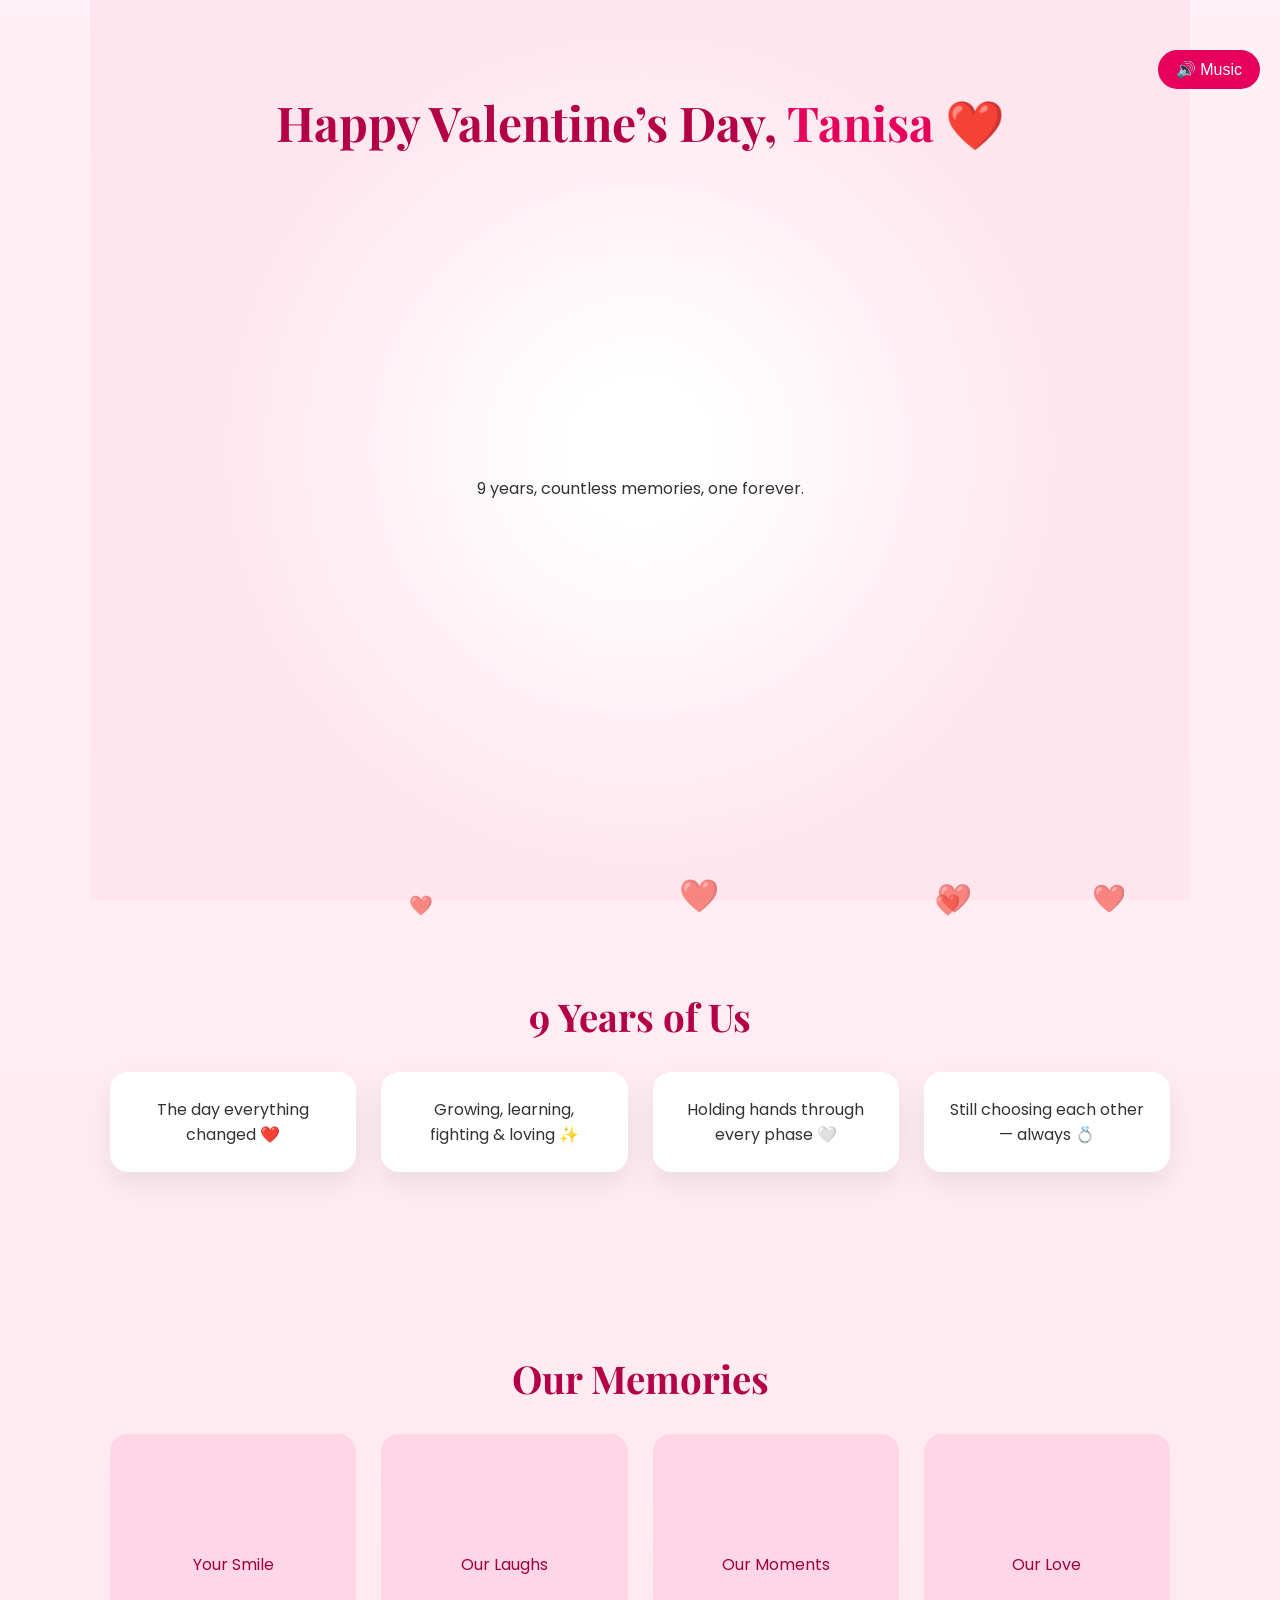
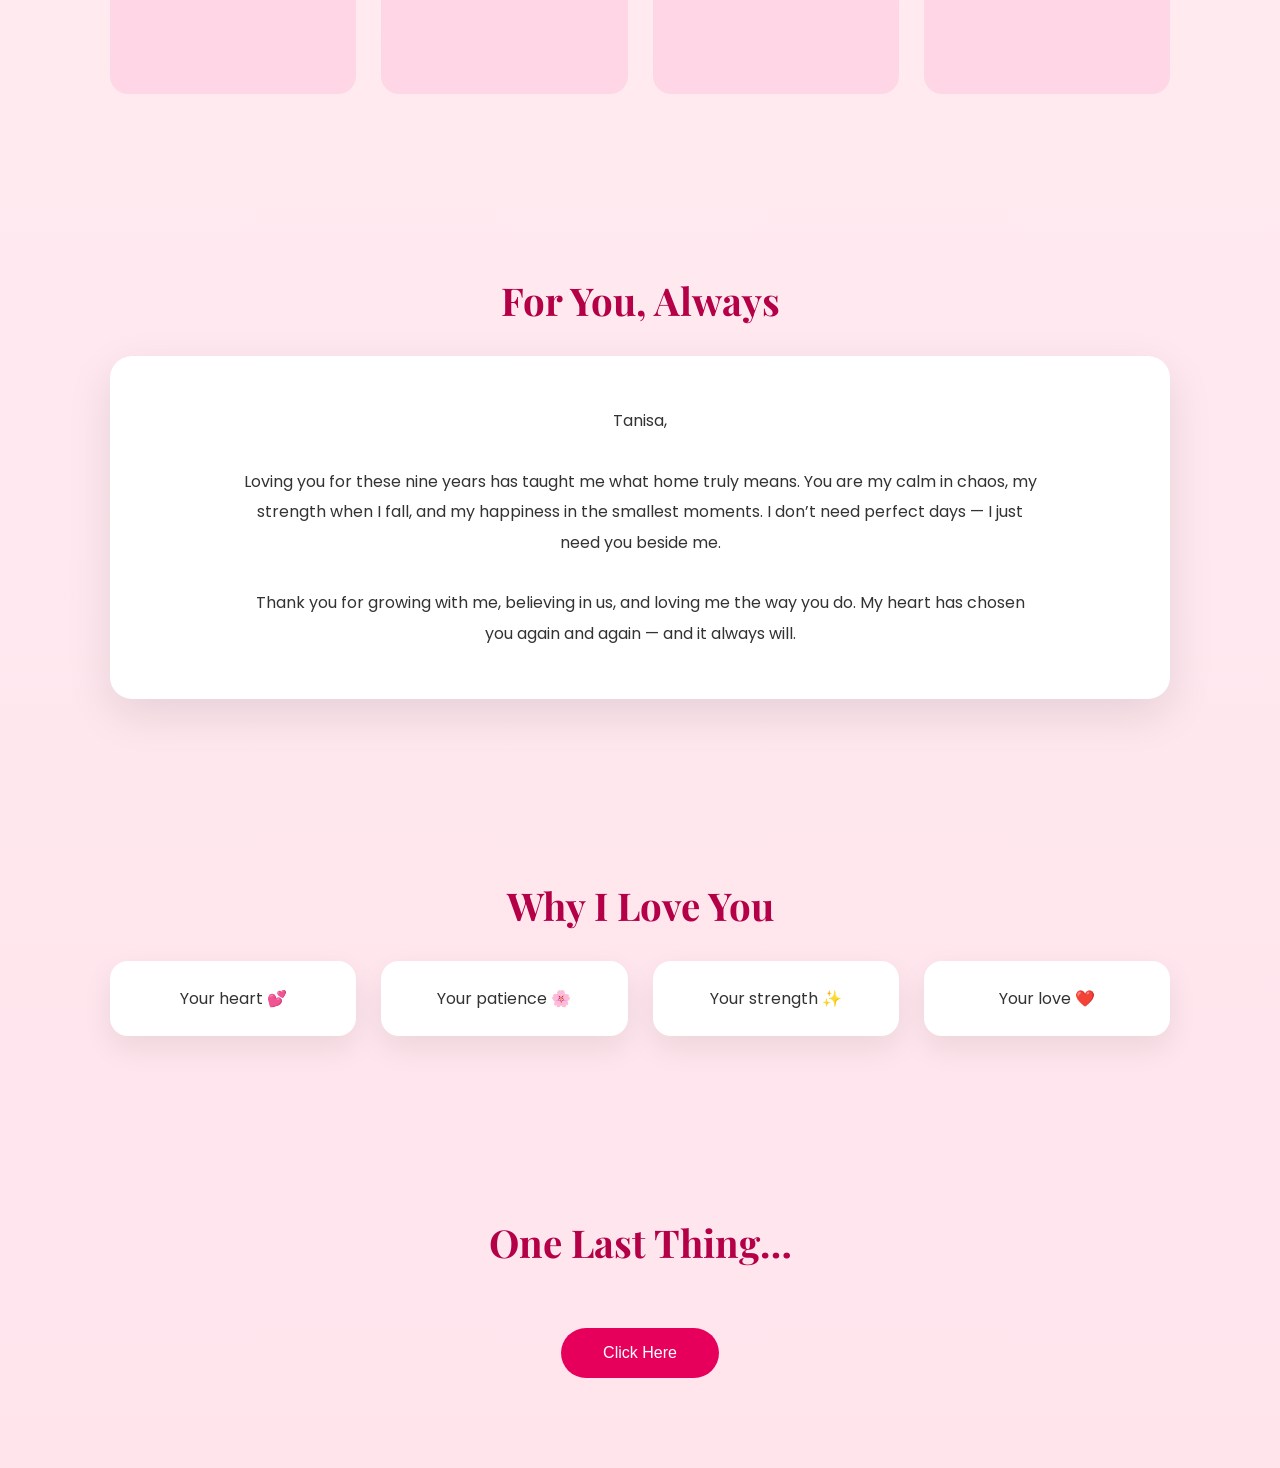
<file: index.html>
<!DOCTYPE html>
<html lang="en">
<head>
  <meta charset="UTF-8" />
  <title>Happy Valentine’s Day Tanisa ❤️</title>
  <meta name="viewport" content="width=device-width, initial-scale=1.0" />

  <link href="https://fonts.googleapis.com/css2?family=Playfair+Display:wght@400;600&family=Poppins:wght@300;400;500&display=swap" rel="stylesheet">

  <style>
    * { margin: 0; padding: 0; box-sizing: border-box; }

    body {
      font-family: 'Poppins', sans-serif;
      background: linear-gradient(to bottom, #fff1f5, #ffe4ec);
      color: #333;
      scroll-behavior: smooth;
      overflow-x: hidden;
    }

    section {
      padding: 90px 20px;
      max-width: 1100px;
      margin: auto;
      text-align: center;
    }

    h1, h2 {
      font-family: 'Playfair Display', serif;
      color: #b30047;
    }

    h1 { font-size: 3rem; margin-bottom: 15px; }
    h2 { font-size: 2.4rem; margin-bottom: 30px; }

    p { line-height: 1.9; max-width: 800px; margin: auto; }

    /* HERO */
    .hero {
      min-height: 100vh;
      display: flex;
      flex-direction: column;
      justify-content: center;
      background: radial-gradient(circle, #fff 10%, #ffe6ee 60%);
    }

    .hero span { color: #e6005c; }

    /* MUSIC */
    .music-btn {
      position: fixed;
      top: 20px;
      right: 20px;
      background: #e6005c;
      color: white;
      border: none;
      border-radius: 30px;
      padding: 10px 18px;
      cursor: pointer;
      z-index: 1000;
    }

    /* CARDS */
    .grid {
      display: grid;
      grid-template-columns: repeat(auto-fit, minmax(230px, 1fr));
      gap: 25px;
    }

    .card {
      background: white;
      padding: 25px;
      border-radius: 18px;
      box-shadow: 0 12px 30px rgba(0,0,0,0.08);
      transition: transform 0.3s;
    }

    .card:hover { transform: translateY(-8px); }

    /* GALLERY */
    .photo {
      height: 260px;
      border-radius: 18px;
      background: #ffd6e5;
      display: flex;
      align-items: center;
      justify-content: center;
      color: #a00040;
    }

    /* LETTER */
    .letter {
      background: white;
      padding: 50px 30px;
      border-radius: 22px;
      box-shadow: 0 15px 45px rgba(0,0,0,0.1);
    }

    /* SURPRISE */
    button {
      margin-top: 30px;
      padding: 16px 42px;
      border-radius: 50px;
      border: none;
      background: #e6005c;
      color: white;
      font-size: 1rem;
      cursor: pointer;
    }

    #final {
      display: none;
      margin-top: 35px;
      font-size: 1.6rem;
      font-family: 'Playfair Display', serif;
      color: #b30047;
    }

    /* HEARTS */
    .heart {
      position: fixed;
      bottom: -20px;
      animation: float 6s linear infinite;
      opacity: 0.6;
    }

    @keyframes float {
      to { transform: translateY(-120vh); opacity: 0; }
    }

    @media (max-width: 600px) {
      h1 { font-size: 2.4rem; }
      h2 { font-size: 2rem; }
    }
  </style>
</head>

<body>

<!-- MUSIC -->
<audio id="music" autoplay loop>
  <source src="https://www.soundhelix.com/examples/mp3/SoundHelix-Song-1.mp3" type="audio/mpeg">
</audio>
<button class="music-btn" onclick="toggleMusic()">🔊 Music</button>

<!-- HERO -->
<section class="hero">
  <h1>Happy Valentine’s Day, <span>Tanisa</span> ❤️</h1>
  <p>9 years, countless memories, one forever.</p>
</section>

<!-- TIMELINE -->
<section>
  <h2>9 Years of Us</h2>
  <div class="grid">
    <div class="card">The day everything changed ❤️</div>
    <div class="card">Growing, learning, fighting & loving ✨</div>
    <div class="card">Holding hands through every phase 🤍</div>
    <div class="card">Still choosing each other — always 💍</div>
  </div>
</section>

<!-- GALLERY -->
<section>
  <h2>Our Memories</h2>
  <div class="grid">
    <div class="photo">Your Smile</div>
    <div class="photo">Our Laughs</div>
    <div class="photo">Our Moments</div>
    <div class="photo">Our Love</div>
  </div>
</section>

<!-- LETTER -->
<section>
  <h2>For You, Always</h2>
  <div class="letter">
    <p>
      Tanisa,<br><br>
      Loving you for these nine years has taught me what home truly means.
      You are my calm in chaos, my strength when I fall, and my happiness
      in the smallest moments. I don’t need perfect days — I just need you
      beside me.<br><br>
      Thank you for growing with me, believing in us, and loving me the way
      you do. My heart has chosen you again and again — and it always will.
    </p>
  </div>
</section>

<!-- REASONS -->
<section>
  <h2>Why I Love You</h2>
  <div class="grid">
    <div class="card">Your heart 💕</div>
    <div class="card">Your patience 🌸</div>
    <div class="card">Your strength ✨</div>
    <div class="card">Your love ❤️</div>
  </div>
</section>

<!-- SURPRISE -->
<section>
  <h2>One Last Thing…</h2>
  <button onclick="reveal()">Click Here</button>
  <div id="final">Not just my Valentine — my forever. 💖</div>
</section>

<script>
  function reveal() {
    document.getElementById("final").style.display = "block";
  }

  function toggleMusic() {
    const music = document.getElementById("music");
    music.paused ? music.play() : music.pause();
  }

  function heart() {
    const h = document.createElement("div");
    h.className = "heart";
    h.innerHTML = "❤️";
    h.style.left = Math.random() * 100 + "vw";
    h.style.fontSize = 14 + Math.random() * 20 + "px";
    document.body.appendChild(h);
    setTimeout(() => h.remove(), 6000);
  }

  setInterval(heart, 350);
</script>

</body>
</html>
</file>
